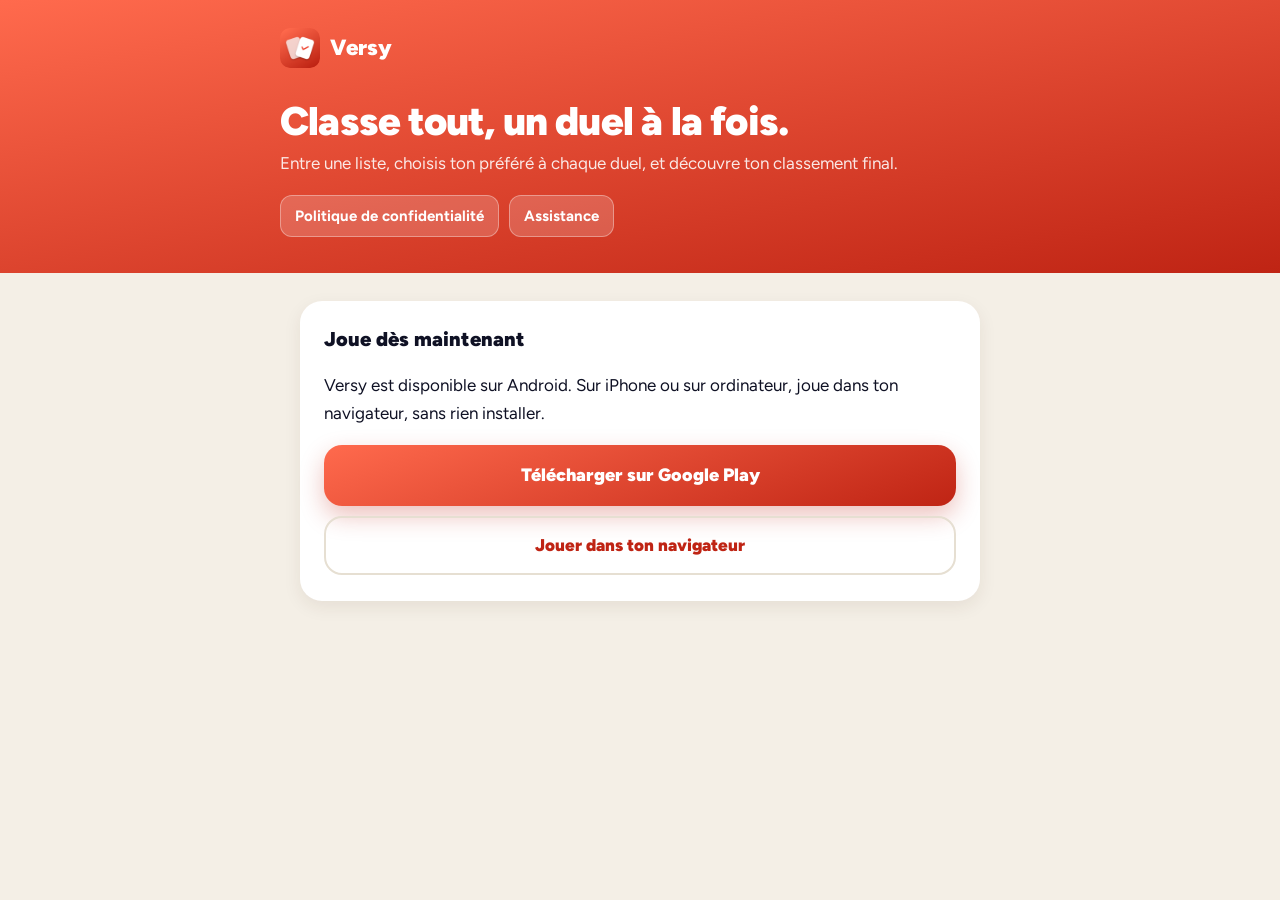
<file: index.html>
<!doctype html>
<html lang="fr">
<head>
  <meta charset="utf-8">
  <meta name="viewport" content="width=device-width, initial-scale=1">
  <title>Versy · Classe tout, un duel à la fois</title>
  <meta name="description" content="Versy : classe n'importe quelle liste en choisissant ton préféré à chaque duel.">
  <link rel="icon" href="logo.png">
  <link rel="preconnect" href="https://fonts.googleapis.com">
  <link rel="preconnect" href="https://fonts.gstatic.com" crossorigin>
  <link rel="stylesheet" href="https://fonts.googleapis.com/css2?family=Figtree:wght@500;700;900&display=swap">
  <link rel="stylesheet" href="style.css">
</head>
<body>
  <header class="top">
    <div class="top-in">
      <a class="brand" href="./"><img src="logo.png" alt="">Versy</a>
      <h1>Classe tout, un duel à la fois.</h1>
      <p>Entre une liste, choisis ton préféré à chaque duel, et découvre ton classement final.</p>
      <nav class="links">
        <a href="confidentialite/">Politique de confidentialité</a>
        <a href="assistance/">Assistance</a>
      </nav>
    </div>
  </header>
  <main>
    <div class="card">
      <h2>Joue dès maintenant</h2>
      <p>Versy est disponible sur Android. Sur iPhone ou sur ordinateur, joue dans ton navigateur, sans rien installer.</p>
      <a class="cta" href="https://play.google.com/store/apps/details?id=com.gleamapps.versy">Télécharger sur Google Play</a>
      <a class="cta secondary" href="/app/">Jouer dans ton navigateur</a>
    </div>
  </main>
</body>
</html>
</file>
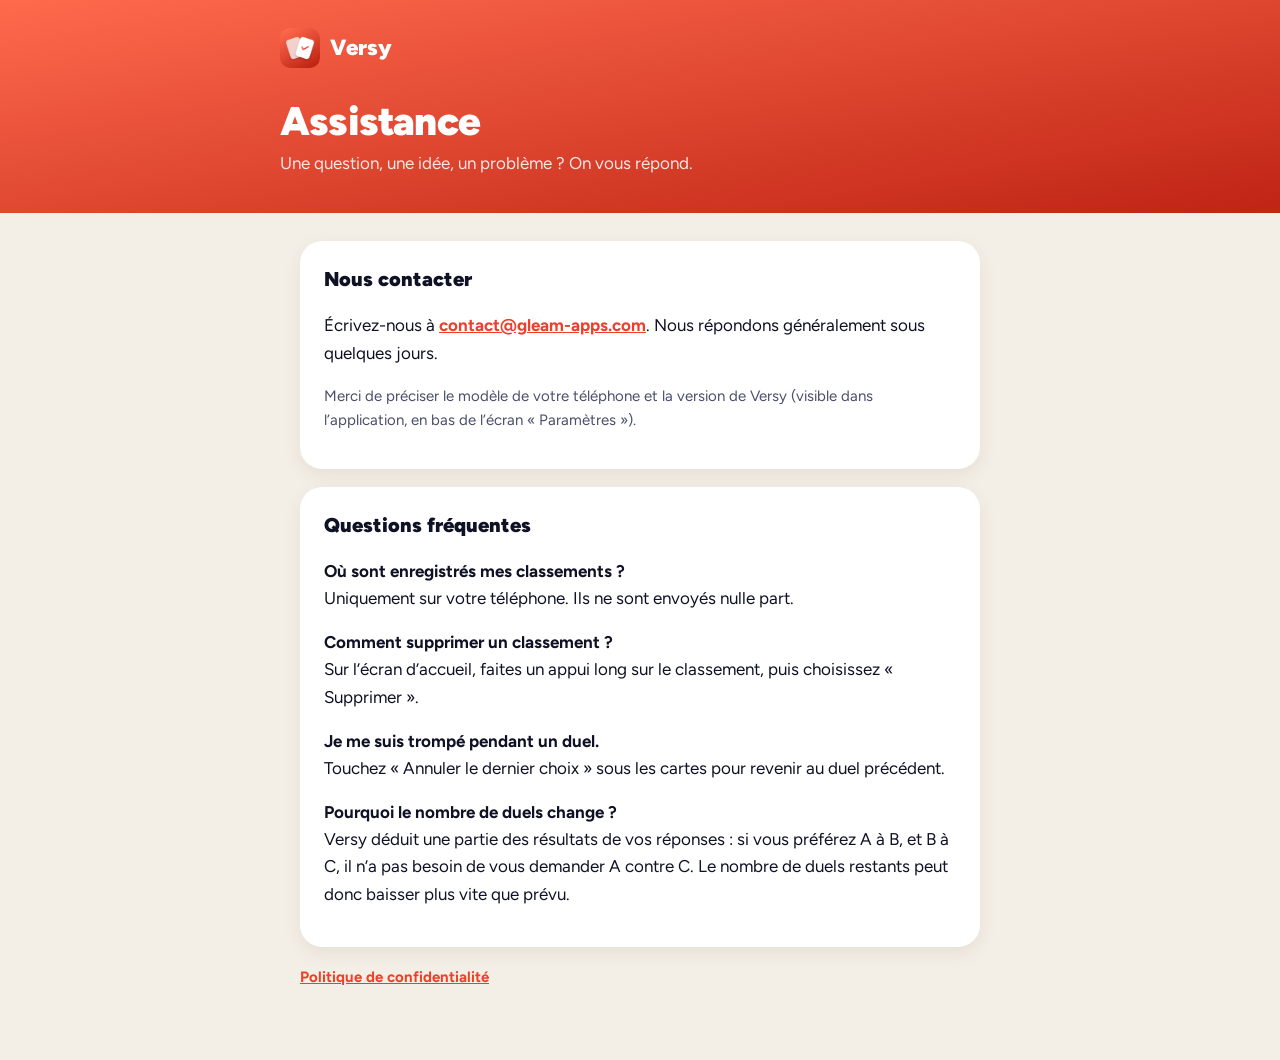
<file: assistance/index.html>
<!doctype html>
<html lang="fr">
<head>
  <meta charset="utf-8">
  <meta name="viewport" content="width=device-width, initial-scale=1">
  <title>Assistance · Versy</title>
  <link rel="icon" href="../logo.png">
  <link rel="preconnect" href="https://fonts.googleapis.com">
  <link rel="preconnect" href="https://fonts.gstatic.com" crossorigin>
  <link rel="stylesheet" href="https://fonts.googleapis.com/css2?family=Figtree:wght@500;700;900&display=swap">
  <link rel="stylesheet" href="../style.css">
</head>
<body>
  <header class="top">
    <div class="top-in">
      <a class="brand" href="../"><img src="../logo.png" alt="">Versy</a>
      <h1>Assistance</h1>
      <p>Une question, une idée, un problème ? On vous répond.</p>
    </div>
  </header>
  <main>
    <div class="card">
      <h2>Nous contacter</h2>
      <p>Écrivez-nous à <a href="mailto:contact@gleam-apps.com">contact@gleam-apps.com</a>. Nous répondons généralement sous quelques jours.</p>
      <p class="muted">Merci de préciser le modèle de votre téléphone et la version de Versy (visible dans l’application, en bas de l’écran « Paramètres »).</p>
    </div>

    <div class="card">
      <h2>Questions fréquentes</h2>
      <p><strong>Où sont enregistrés mes classements ?</strong><br>Uniquement sur votre téléphone. Ils ne sont envoyés nulle part.</p>
      <p><strong>Comment supprimer un classement ?</strong><br>Sur l’écran d’accueil, faites un appui long sur le classement, puis choisissez « Supprimer ».</p>
      <p><strong>Je me suis trompé pendant un duel.</strong><br>Touchez « Annuler le dernier choix » sous les cartes pour revenir au duel précédent.</p>
      <p><strong>Pourquoi le nombre de duels change ?</strong><br>Versy déduit une partie des résultats de vos réponses : si vous préférez A à B, et B à C, il n’a pas besoin de vous demander A contre C. Le nombre de duels restants peut donc baisser plus vite que prévu.</p>
    </div>
    <p class="muted"><a href="../confidentialite/">Politique de confidentialité</a></p>
  </main>
</body>
</html>
</file>
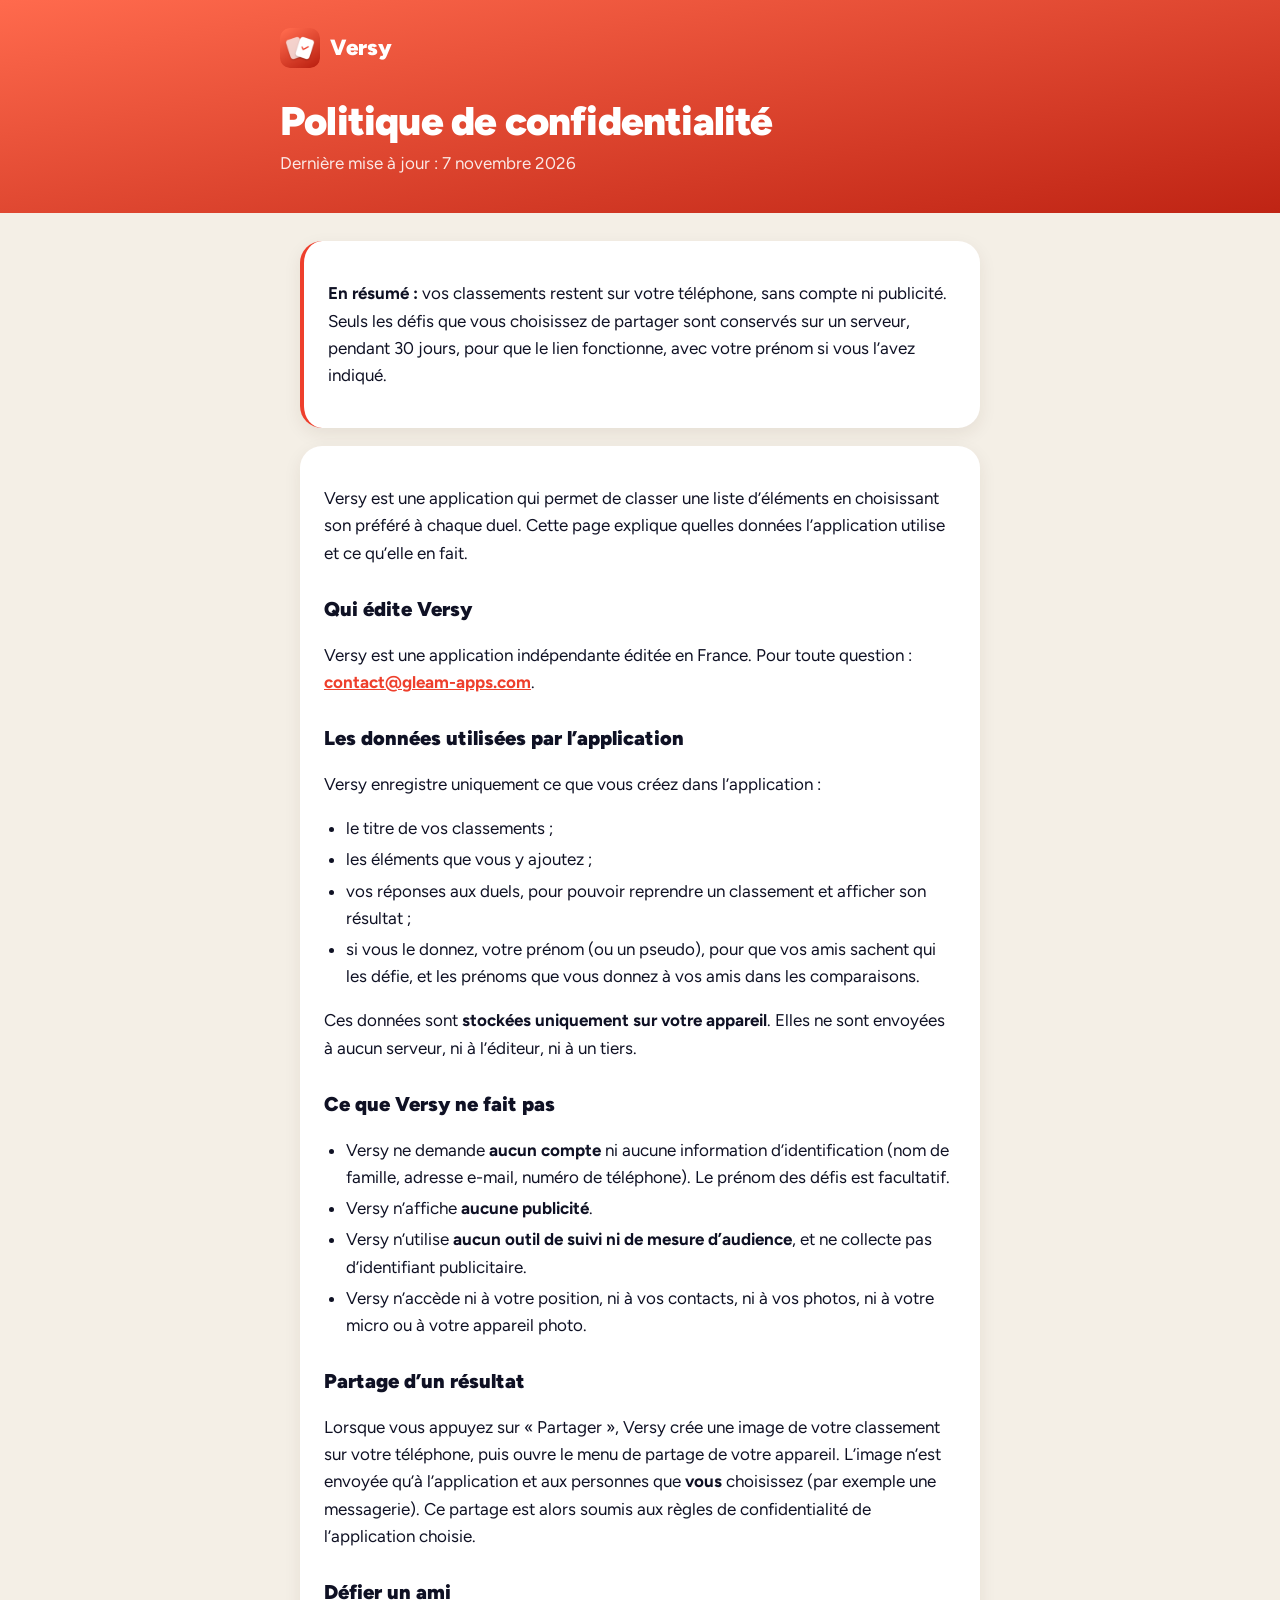
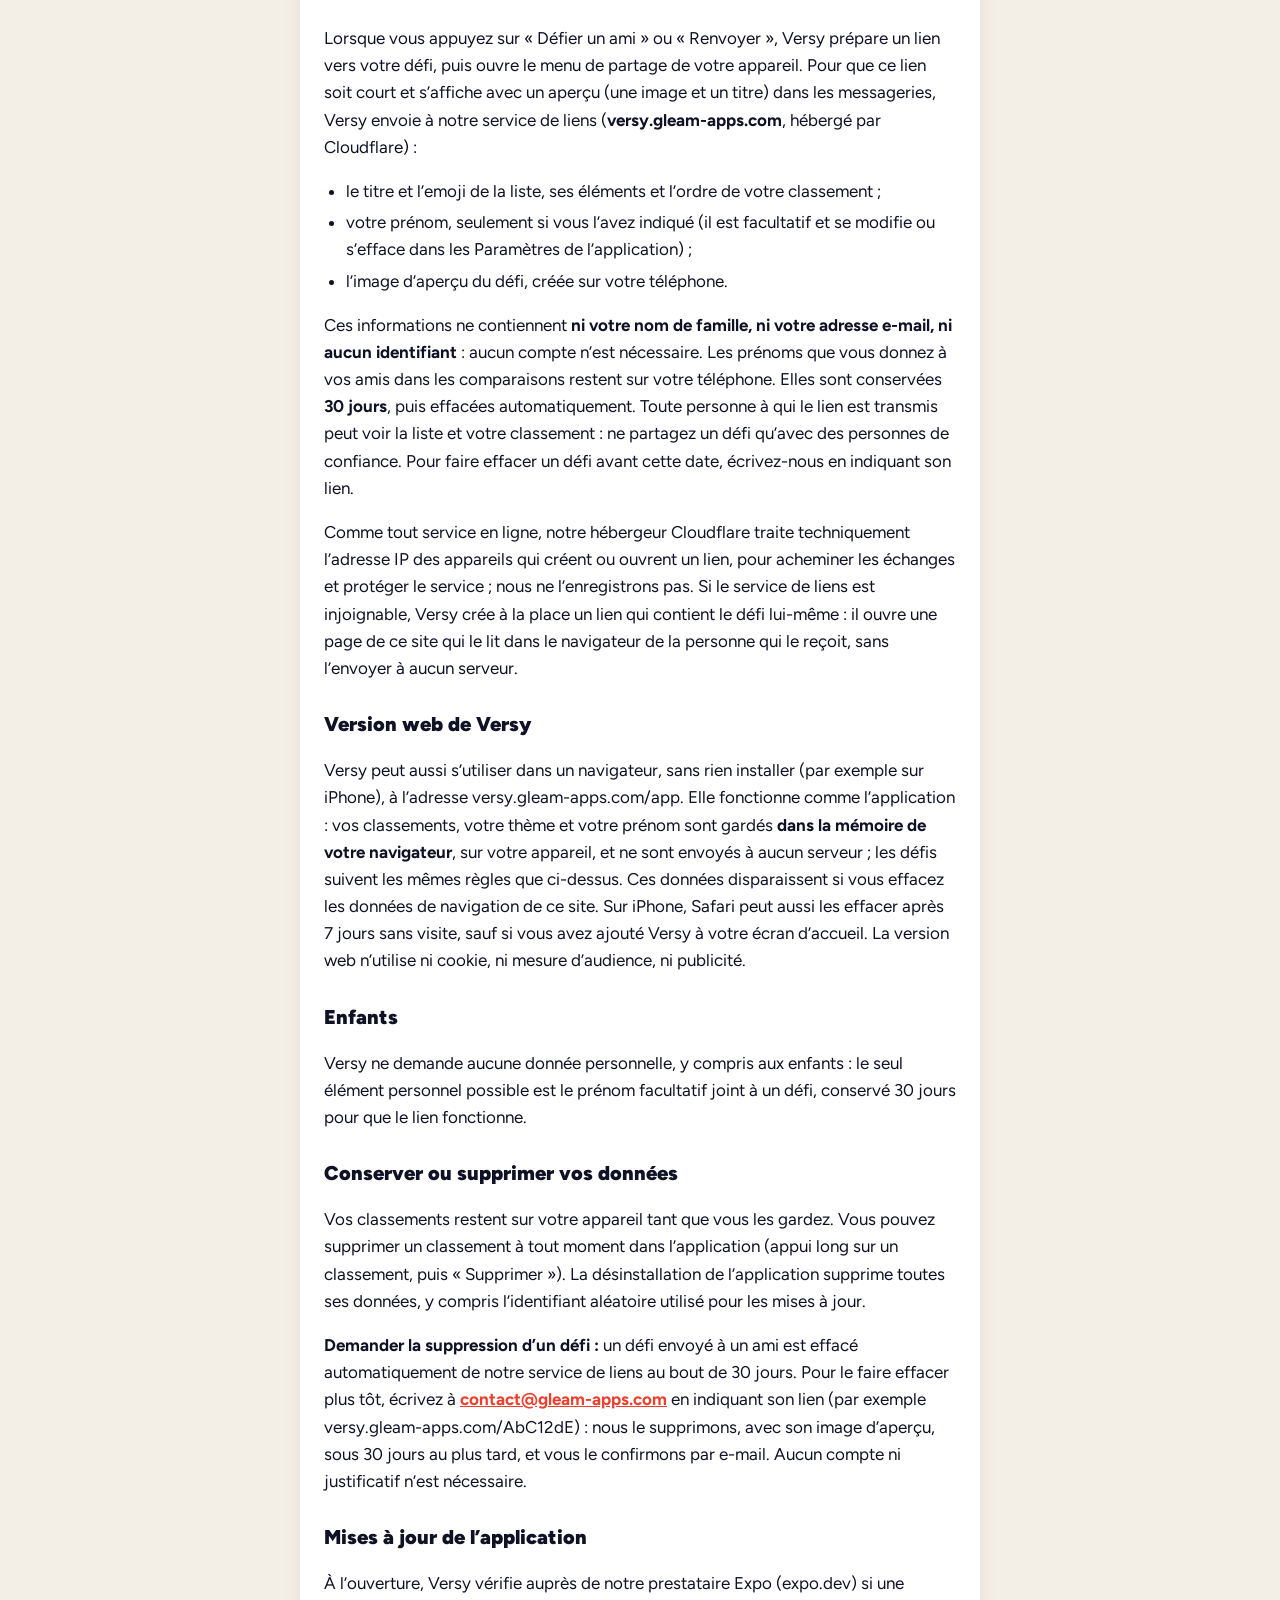
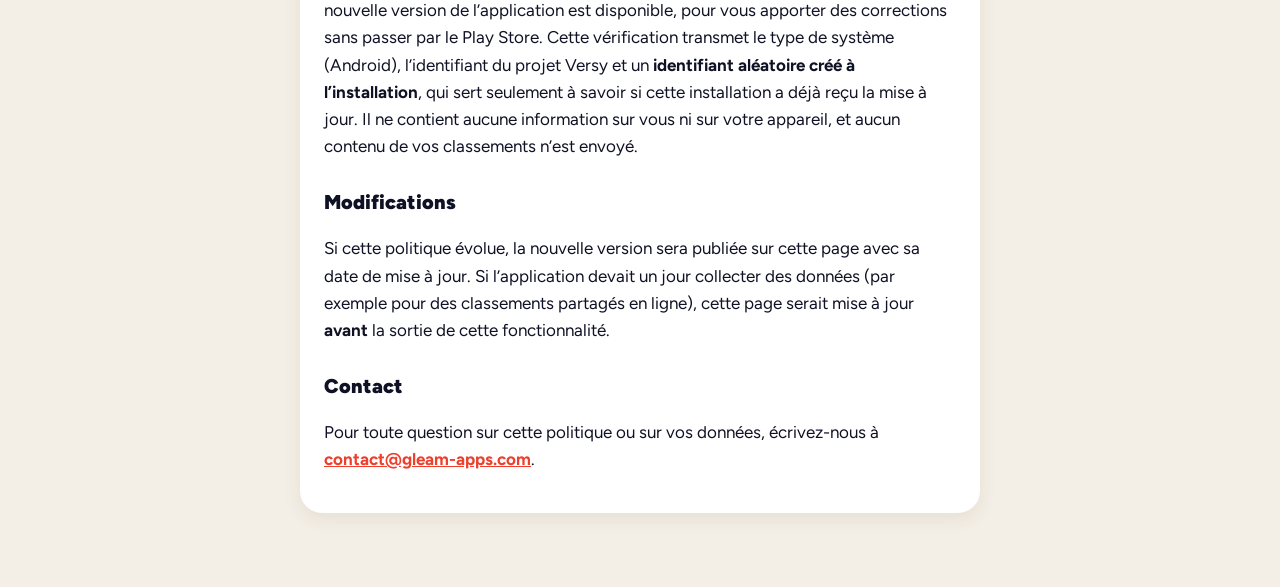
<file: confidentialite/index.html>
<!doctype html>
<html lang="fr">
<head>
  <meta charset="utf-8">
  <meta name="viewport" content="width=device-width, initial-scale=1">
  <title>Politique de confidentialité · Versy</title>
  <link rel="icon" href="../logo.png">
  <link rel="preconnect" href="https://fonts.googleapis.com">
  <link rel="preconnect" href="https://fonts.gstatic.com" crossorigin>
  <link rel="stylesheet" href="https://fonts.googleapis.com/css2?family=Figtree:wght@500;700;900&display=swap">
  <link rel="stylesheet" href="../style.css">
</head>
<body>
  <header class="top">
    <div class="top-in">
      <a class="brand" href="../"><img src="../logo.png" alt="">Versy</a>
      <h1>Politique de confidentialité</h1>
      <p>Dernière mise à jour : 7 novembre 2026</p>
    </div>
  </header>
  <main>
    <div class="card summary">
      <p><strong>En résumé :</strong> vos classements restent sur votre téléphone, sans compte ni publicité. Seuls les défis que vous choisissez de partager sont conservés sur un serveur, pendant 30 jours, pour que le lien fonctionne, avec votre prénom si vous l’avez indiqué.</p>
    </div>

    <div class="card">
      <p>Versy est une application qui permet de classer une liste d’éléments en choisissant son préféré à chaque duel. Cette page explique quelles données l’application utilise et ce qu’elle en fait.</p>

      <h2>Qui édite Versy</h2>
      <p>Versy est une application indépendante éditée en France. Pour toute question : <a href="mailto:contact@gleam-apps.com">contact@gleam-apps.com</a>.</p>

      <h2>Les données utilisées par l’application</h2>
      <p>Versy enregistre uniquement ce que vous créez dans l’application :</p>
      <ul>
        <li>le titre de vos classements ;</li>
        <li>les éléments que vous y ajoutez ;</li>
        <li>vos réponses aux duels, pour pouvoir reprendre un classement et afficher son résultat ;</li>
        <li>si vous le donnez, votre prénom (ou un pseudo), pour que vos amis sachent qui les défie, et les prénoms que vous donnez à vos amis dans les comparaisons.</li>
      </ul>
      <p>Ces données sont <strong>stockées uniquement sur votre appareil</strong>. Elles ne sont envoyées à aucun serveur, ni à l’éditeur, ni à un tiers.</p>

      <h2>Ce que Versy ne fait pas</h2>
      <ul>
        <li>Versy ne demande <strong>aucun compte</strong> ni aucune information d’identification (nom de famille, adresse e-mail, numéro de téléphone). Le prénom des défis est facultatif.</li>
        <li>Versy n’affiche <strong>aucune publicité</strong>.</li>
        <li>Versy n’utilise <strong>aucun outil de suivi ni de mesure d’audience</strong>, et ne collecte pas d’identifiant publicitaire.</li>
        <li>Versy n’accède ni à votre position, ni à vos contacts, ni à vos photos, ni à votre micro ou à votre appareil photo.</li>
      </ul>

      <h2>Partage d’un résultat</h2>
      <p>Lorsque vous appuyez sur « Partager », Versy crée une image de votre classement sur votre téléphone, puis ouvre le menu de partage de votre appareil. L’image n’est envoyée qu’à l’application et aux personnes que <strong>vous</strong> choisissez (par exemple une messagerie). Ce partage est alors soumis aux règles de confidentialité de l’application choisie.</p>

      <h2>Défier un ami</h2>
      <p>Lorsque vous appuyez sur « Défier un ami » ou « Renvoyer », Versy prépare un lien vers votre défi, puis ouvre le menu de partage de votre appareil. Pour que ce lien soit court et s’affiche avec un aperçu (une image et un titre) dans les messageries, Versy envoie à notre service de liens (<strong>versy.gleam-apps.com</strong>, hébergé par Cloudflare) :</p>
      <ul>
        <li>le titre et l’emoji de la liste, ses éléments et l’ordre de votre classement ;</li>
        <li>votre prénom, seulement si vous l’avez indiqué (il est facultatif et se modifie ou s’efface dans les Paramètres de l’application) ;</li>
        <li>l’image d’aperçu du défi, créée sur votre téléphone.</li>
      </ul>
      <p>Ces informations ne contiennent <strong>ni votre nom de famille, ni votre adresse e-mail, ni aucun identifiant</strong> : aucun compte n’est nécessaire. Les prénoms que vous donnez à vos amis dans les comparaisons restent sur votre téléphone. Elles sont conservées <strong>30 jours</strong>, puis effacées automatiquement. Toute personne à qui le lien est transmis peut voir la liste et votre classement : ne partagez un défi qu’avec des personnes de confiance. Pour faire effacer un défi avant cette date, écrivez-nous en indiquant son lien.</p>
      <p>Comme tout service en ligne, notre hébergeur Cloudflare traite techniquement l’adresse IP des appareils qui créent ou ouvrent un lien, pour acheminer les échanges et protéger le service ; nous ne l’enregistrons pas. Si le service de liens est injoignable, Versy crée à la place un lien qui contient le défi lui-même : il ouvre une page de ce site qui le lit dans le navigateur de la personne qui le reçoit, sans l’envoyer à aucun serveur.</p>

      <h2>Version web de Versy</h2>
      <p>Versy peut aussi s’utiliser dans un navigateur, sans rien installer (par exemple sur iPhone), à l’adresse versy.gleam-apps.com/app. Elle fonctionne comme l’application : vos classements, votre thème et votre prénom sont gardés <strong>dans la mémoire de votre navigateur</strong>, sur votre appareil, et ne sont envoyés à aucun serveur ; les défis suivent les mêmes règles que ci-dessus. Ces données disparaissent si vous effacez les données de navigation de ce site. Sur iPhone, Safari peut aussi les effacer après 7 jours sans visite, sauf si vous avez ajouté Versy à votre écran d’accueil. La version web n’utilise ni cookie, ni mesure d’audience, ni publicité.</p>

      <h2>Enfants</h2>
      <p>Versy ne demande aucune donnée personnelle, y compris aux enfants : le seul élément personnel possible est le prénom facultatif joint à un défi, conservé 30 jours pour que le lien fonctionne.</p>

      <h2 id="suppression">Conserver ou supprimer vos données</h2>
      <p>Vos classements restent sur votre appareil tant que vous les gardez. Vous pouvez supprimer un classement à tout moment dans l’application (appui long sur un classement, puis « Supprimer »). La désinstallation de l’application supprime toutes ses données, y compris l’identifiant aléatoire utilisé pour les mises à jour.</p>
      <p><strong>Demander la suppression d’un défi :</strong> un défi envoyé à un ami est effacé automatiquement de notre service de liens au bout de 30 jours. Pour le faire effacer plus tôt, écrivez à <a href="mailto:contact@gleam-apps.com">contact@gleam-apps.com</a> en indiquant son lien (par exemple versy.gleam-apps.com/AbC12dE) : nous le supprimons, avec son image d’aperçu, sous 30 jours au plus tard, et vous le confirmons par e-mail. Aucun compte ni justificatif n’est nécessaire.</p>

      <h2>Mises à jour de l’application</h2>
      <p>À l’ouverture, Versy vérifie auprès de notre prestataire Expo (expo.dev) si une nouvelle version de l’application est disponible, pour vous apporter des corrections sans passer par le Play Store. Cette vérification transmet le type de système (Android), l’identifiant du projet Versy et un <strong>identifiant aléatoire créé à l’installation</strong>, qui sert seulement à savoir si cette installation a déjà reçu la mise à jour. Il ne contient aucune information sur vous ni sur votre appareil, et aucun contenu de vos classements n’est envoyé.</p>

      <h2>Modifications</h2>
      <p>Si cette politique évolue, la nouvelle version sera publiée sur cette page avec sa date de mise à jour. Si l’application devait un jour collecter des données (par exemple pour des classements partagés en ligne), cette page serait mise à jour <strong>avant</strong> la sortie de cette fonctionnalité.</p>

      <h2>Contact</h2>
      <p>Pour toute question sur cette politique ou sur vos données, écrivez-nous à <a href="mailto:contact@gleam-apps.com">contact@gleam-apps.com</a>.</p>
    </div>
  </main>
</body>
</html>
</file>
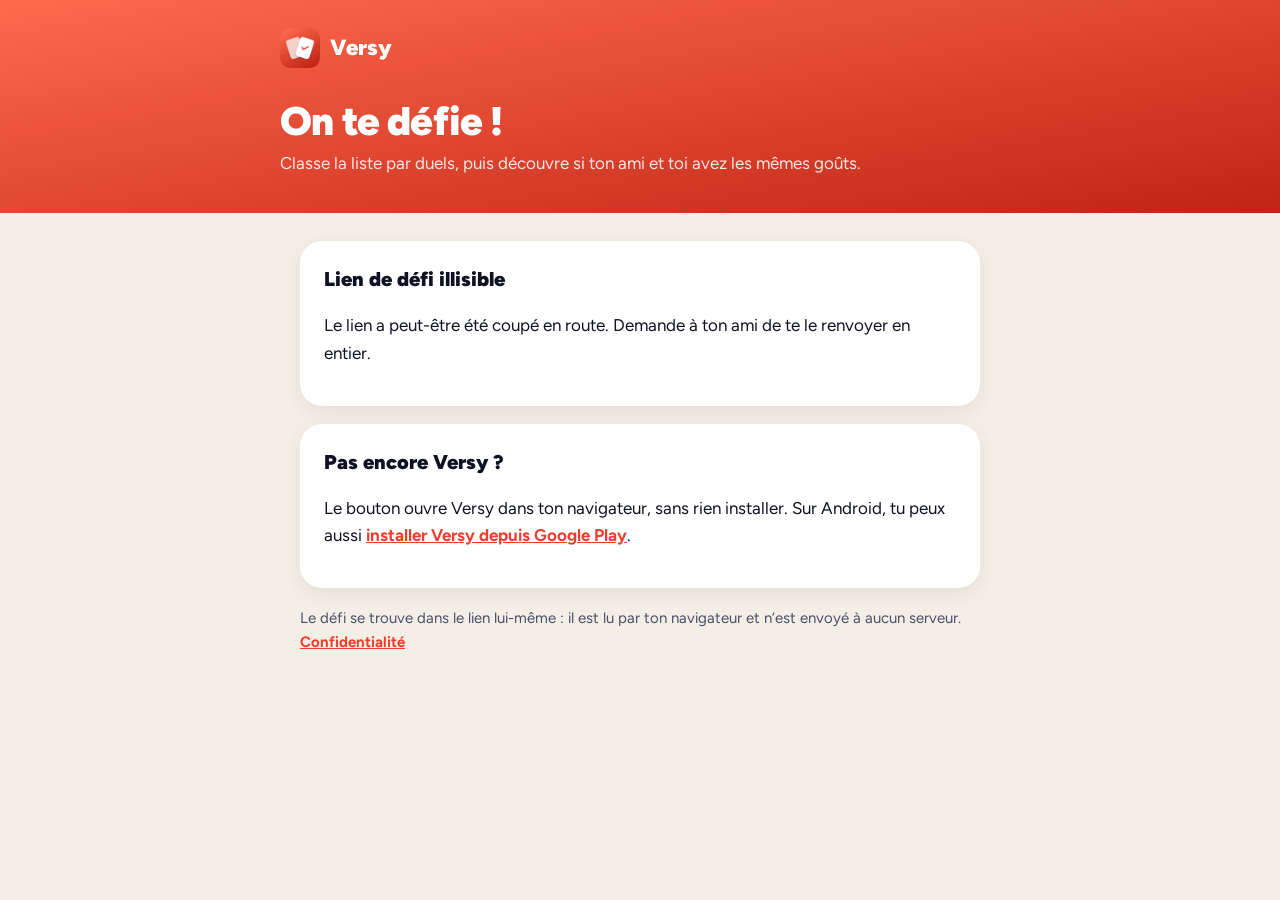
<file: defi/index.html>
<!doctype html>
<html lang="fr">
<head>
  <meta charset="utf-8">
  <meta name="viewport" content="width=device-width, initial-scale=1">
  <meta name="robots" content="noindex">
  <title>On te défie · Versy</title>
  <meta property="og:title" content="On te défie sur Versy">
  <meta property="og:description" content="Classe la liste par duels, puis compare tes goûts avec ceux de ton ami.">
  <meta property="og:image" content="https://versy.gleam-apps.com/logo.png">
  <link rel="icon" href="../logo.png">
  <link rel="preconnect" href="https://fonts.googleapis.com">
  <link rel="preconnect" href="https://fonts.gstatic.com" crossorigin>
  <link rel="stylesheet" href="https://fonts.googleapis.com/css2?family=Figtree:wght@500;700;900&display=swap">
  <link rel="stylesheet" href="../style.css">
  <style>
    .challenge { text-align: center; }
    .challenge .emoji { font-size: 48px; line-height: 1.2; }
    .challenge h2 { font-size: 26px; margin: 4px 0; }
    .cta { display: block; background: var(--brand); color: #FFFFFF; text-decoration: none; font-size: 18px; font-weight: 900; padding: 16px 20px; border-radius: 18px; margin-top: 18px; }
  </style>
</head>
<body>
  <header class="top">
    <div class="top-in">
      <a class="brand" href="../"><img src="../logo.png" alt="">Versy</a>
      <h1 id="who">On te défie !</h1>
      <p>Classe la liste par duels, puis découvre si <span id="friend">ton ami</span> et toi avez les mêmes goûts.</p>
    </div>
  </header>
  <main>
    <div class="card challenge" id="challenge" hidden>
      <div class="emoji" id="emoji"></div>
      <h2 id="title"></h2>
      <p class="muted" id="count"></p>
      <a class="cta" id="open" href="#">Relever le défi dans Versy</a>
    </div>
    <div class="card" id="broken" hidden>
      <h2>Lien de défi illisible</h2>
      <p>Le lien a peut-être été coupé en route. Demande à ton ami de te le renvoyer en entier.</p>
    </div>
    <div class="card">
      <h2>Pas encore Versy ?</h2>
      <p>Le bouton ouvre Versy dans ton navigateur, sans rien installer. Sur Android, tu peux aussi <a href="https://play.google.com/store/apps/details?id=com.gleamapps.versy">installer Versy depuis Google Play</a>.</p>
    </div>
    <p class="muted">Le défi se trouve dans le lien lui-même : il est lu par ton navigateur et n’est envoyé à aucun serveur. <a href="../confidentialite/">Confidentialité</a></p>
  </main>
  <script>
    // Le défi est après le « # » (jamais envoyé au serveur), encodé en base64url (voir l'app, src/lib/challenge.ts).
    (function () {
      var data = location.hash.slice(1);
      var challenge = null;
      try {
        var b64 = data.replace(/-/g, '+').replace(/_/g, '/');
        var binary = atob(b64 + '==='.slice((b64.length + 3) % 4));
        var bytes = Uint8Array.from(binary, function (c) { return c.charCodeAt(0); });
        challenge = JSON.parse(new TextDecoder().decode(bytes));
        if (challenge.v !== 1 || typeof challenge.t !== 'string' || !Array.isArray(challenge.i)) challenge = null;
      } catch (e) {
        challenge = null;
      }
      if (!challenge) {
        document.getElementById('broken').hidden = false;
        return;
      }
      document.title = challenge.t + ' · Versy';
      document.getElementById('emoji').textContent = challenge.e || '⚔️';
      document.getElementById('title').textContent = challenge.t;
      document.getElementById('count').textContent = challenge.i.length + ' éléments à classer';
      // Prénom de l'envoyeur, s'il l'a donné (2 novembre 2026).
      var sender = typeof challenge.n === 'string' ? challenge.n.replace(/[^\p{L} '’-]/gu, '').trim().slice(0, 30) : '';
      if (sender) {
        document.getElementById('who').textContent = sender + ' te défie !';
        document.getElementById('friend').textContent = sender;
      }
      document.getElementById('challenge').hidden = false;

      // Adresse de l'app : `versy://defi`, ou celle d'Expo Go pendant le développement (`?app=exp://…`).
      var web = 'https://versy.gleam-apps.com/app/defi?d=' + data;
      var app = new URLSearchParams(location.search).get('app');
      var link;
      if (app) {
        link = app + '?d=' + data;
      } else if (/Android/i.test(navigator.userAgent)) {
        // Sur Android, si l'app n'est pas installée, on ouvre la version web (7 novembre 2026).
        link = 'intent://defi?d=' + data + '#Intent;scheme=versy;S.browser_fallback_url=' +
          encodeURIComponent(web) + ';end';
      } else {
        // iPhone, ordinateur : la version web de Versy.
        link = web;
      }
      document.getElementById('open').href = link;
    })();
  </script>
</body>
</html>
</file>
<file: style.css>
:root {
  --bg: #F4EFE6;
  --ink: #0F1124;
  --soft: #4A4E6A;
  --brand: #EE3F2C;
  --brand-deep: #BF2414;
  --surface: #FFFFFF;
  --line: #E6DFD2;
}
* { box-sizing: border-box; }
body {
  margin: 0;
  background: var(--bg);
  color: var(--ink);
  font-family: "Figtree", system-ui, -apple-system, "Segoe UI", sans-serif;
  font-size: 17px;
  line-height: 1.6;
}
a { color: var(--brand); font-weight: 700; }
.top {
  background: linear-gradient(170deg, #FF6A4D, var(--brand-deep));
  color: #FFFFFF;
  padding: 28px 20px 36px;
}
.top-in, main { max-width: 720px; margin: 0 auto; }
.brand { display: inline-flex; align-items: center; gap: 10px; color: #FFFFFF; text-decoration: none; font-size: 22px; font-weight: 900; }
.brand img { width: 40px; height: 40px; border-radius: 10px; }
.top h1 { margin: 22px 0 6px; font-size: clamp(28px, 6vw, 40px); line-height: 1.15; font-weight: 900; letter-spacing: -0.02em; }
.top p { margin: 0; opacity: 0.88; }
main { padding: 28px 20px 56px; }
.card { background: var(--surface); border-radius: 22px; padding: 22px 24px; box-shadow: 0 6px 18px rgba(60, 40, 10, 0.08); margin-bottom: 18px; }
h2 { font-size: 20px; margin: 26px 0 8px; font-weight: 900; }
.card h2:first-child { margin-top: 0; }
ul { padding-left: 22px; }
li { margin: 4px 0; }
.summary { border-left: 4px solid var(--brand); }
.muted { color: var(--soft); font-size: 15px; }
/* Bouton principal, comme sur la page des liens de défi : seul élément en couleur de marque. */
.cta { display: block; margin: 18px 0 4px; text-align: center; background: linear-gradient(160deg, #FF6A4D, var(--brand-deep)); color: #FFFFFF; text-decoration: none; font-size: 18px; font-weight: 900; padding: 16px 20px; border-radius: 18px; box-shadow: 0 10px 24px rgba(191, 36, 20, 0.28); }
.cta:active { transform: scale(0.98); }
/* Bouton secondaire (accueil : jouer dans le navigateur) : contour, sans couleur pleine. */
.cta.secondary { margin-top: 10px; background: none; color: var(--brand-deep); border: 2px solid var(--line); box-shadow: none; font-size: 17px; padding: 14px 20px; }
.cta + .muted { margin: 10px 0 0; text-align: center; }
nav.links { display: flex; flex-wrap: wrap; gap: 10px; margin-top: 18px; }
nav.links a { background: rgba(255, 255, 255, 0.18); border: 1px solid rgba(255, 255, 255, 0.35); color: #FFFFFF; text-decoration: none; padding: 8px 14px; border-radius: 12px; font-size: 15px; }
footer { max-width: 720px; margin: 0 auto; padding: 0 20px 40px; color: var(--soft); font-size: 14px; }
</file>
